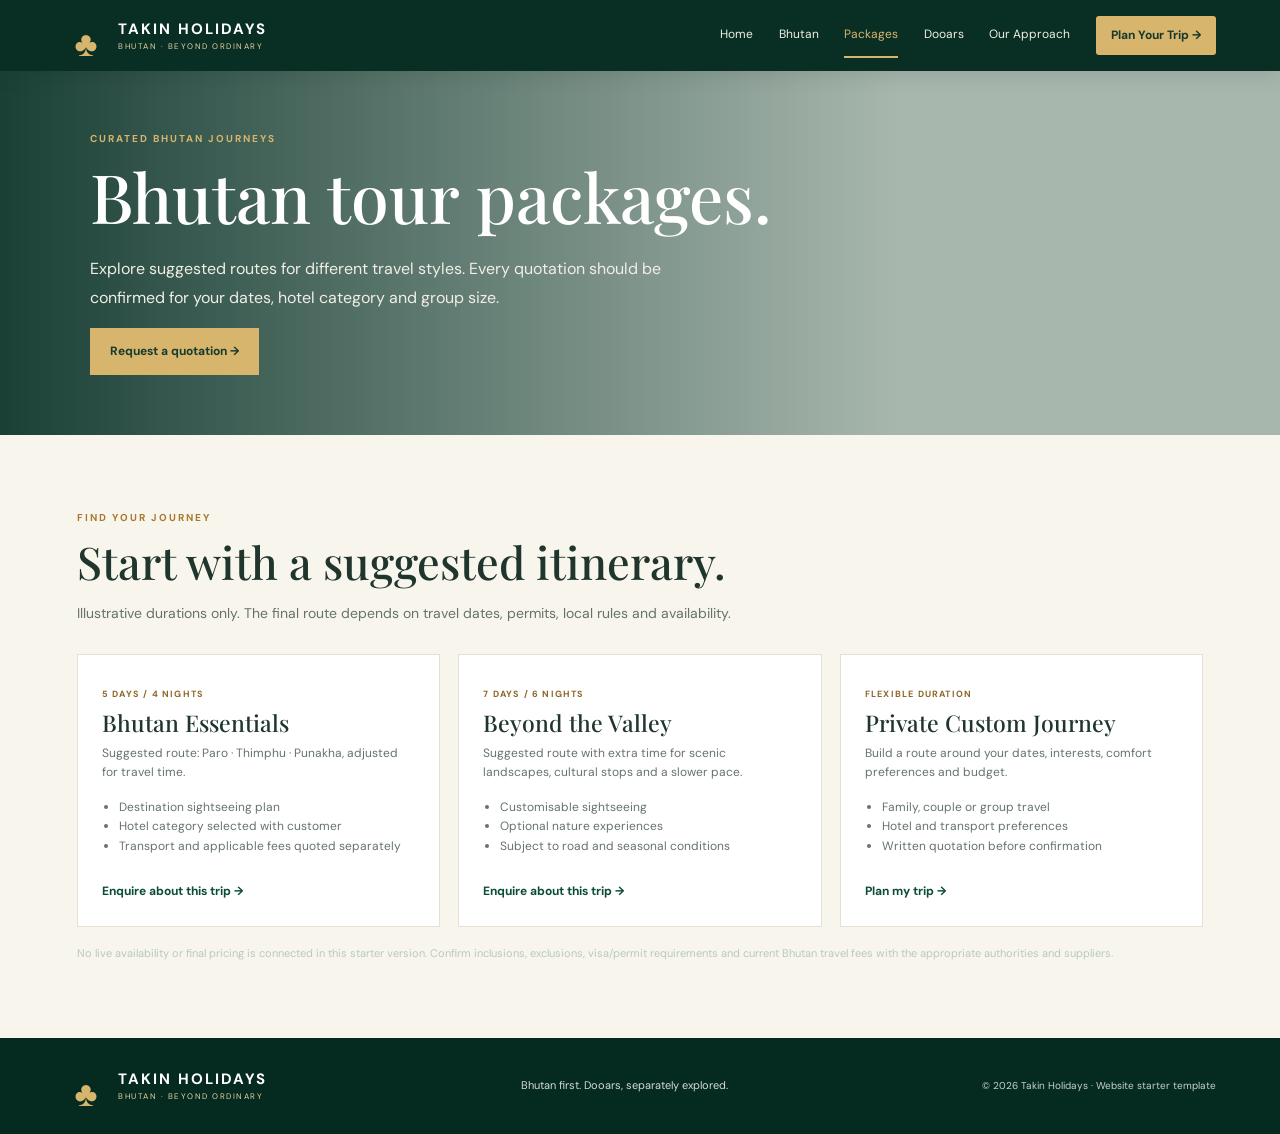
<file: packages.html>
<!doctype html>
<html lang="en"><head><meta charset="utf-8"><meta name="viewport" content="width=device-width,initial-scale=1"><meta name="description" content="Explore sample Bhutan itineraries and request a customised quotation from Takin Holidays."><meta name="theme-color" content="#073b2e"><title>Bhutan Tour Packages | Takin Holidays</title><link rel="stylesheet" href="style.css"></head>
<body><header class="site-header"><a class="brand" href="index.html"><span class="brand-mark">&#9827;</span><span><strong>TAKIN HOLIDAYS</strong><small>BHUTAN &middot; BEYOND ORDINARY</small></span></a><button class="menu-toggle" aria-label="Toggle navigation" aria-expanded="false">&#9776;</button><nav class="main-nav"><a href="index.html">Home</a><a href="bhutan.html">Bhutan</a><a class="active" href="packages.html">Packages</a><a href="dooars.html">Dooars</a><a href="index.html#about">Our Approach</a><a class="nav-cta" href="index.html#contact">Plan Your Trip &rarr;</a></nav></header>
<main><section class="inner-hero packages-hero"><div><p class="eyebrow">CURATED BHUTAN JOURNEYS</p><h1>Bhutan tour packages.</h1><p>Explore suggested routes for different travel styles. Every quotation should be confirmed for your dates, hotel category and group size.</p><a class="btn btn-gold" href="index.html#contact">Request a quotation &rarr;</a></div></section><section class="section"><div class="section-heading"><div><p class="eyebrow">FIND YOUR JOURNEY</p><h2>Start with a suggested itinerary.</h2><p>Illustrative durations only. The final route depends on travel dates, permits, local rules and availability.</p></div></div><div class="simple-package-grid">
<article id="essentials"><span class="tag">5 DAYS / 4 NIGHTS</span><h3>Bhutan Essentials</h3><p>Suggested route: Paro &middot; Thimphu &middot; Punakha, adjusted for travel time.</p><ul><li>Destination sightseeing plan</li><li>Hotel category selected with customer</li><li>Transport and applicable fees quoted separately</li></ul><a class="text-link" href="index.html#contact">Enquire about this trip &rarr;</a></article>
<article id="beyond"><span class="tag">7 DAYS / 6 NIGHTS</span><h3>Beyond the Valley</h3><p>Suggested route with extra time for scenic landscapes, cultural stops and a slower pace.</p><ul><li>Customisable sightseeing</li><li>Optional nature experiences</li><li>Subject to road and seasonal conditions</li></ul><a class="text-link" href="index.html#contact">Enquire about this trip &rarr;</a></article>
<article><span class="tag">FLEXIBLE DURATION</span><h3>Private Custom Journey</h3><p>Build a route around your dates, interests, comfort preferences and budget.</p><ul><li>Family, couple or group travel</li><li>Hotel and transport preferences</li><li>Written quotation before confirmation</li></ul><a class="text-link" href="index.html#contact">Plan my trip &rarr;</a></article>
</div><p class="fine-print">No live availability or final pricing is connected in this starter version. Confirm inclusions, exclusions, visa/permit requirements and current Bhutan travel fees with the appropriate authorities and suppliers.</p></section></main><footer class="site-footer"><a class="brand" href="index.html"><span class="brand-mark">&#9827;</span><span><strong>TAKIN HOLIDAYS</strong><small>BHUTAN &middot; BEYOND ORDINARY</small></span></a><p>Bhutan first. Dooars, separately explored.</p><small>&copy; <span data-year></span> Takin Holidays &middot; Website starter template</small></footer><script src="app.js"></script></body></html>
</file>
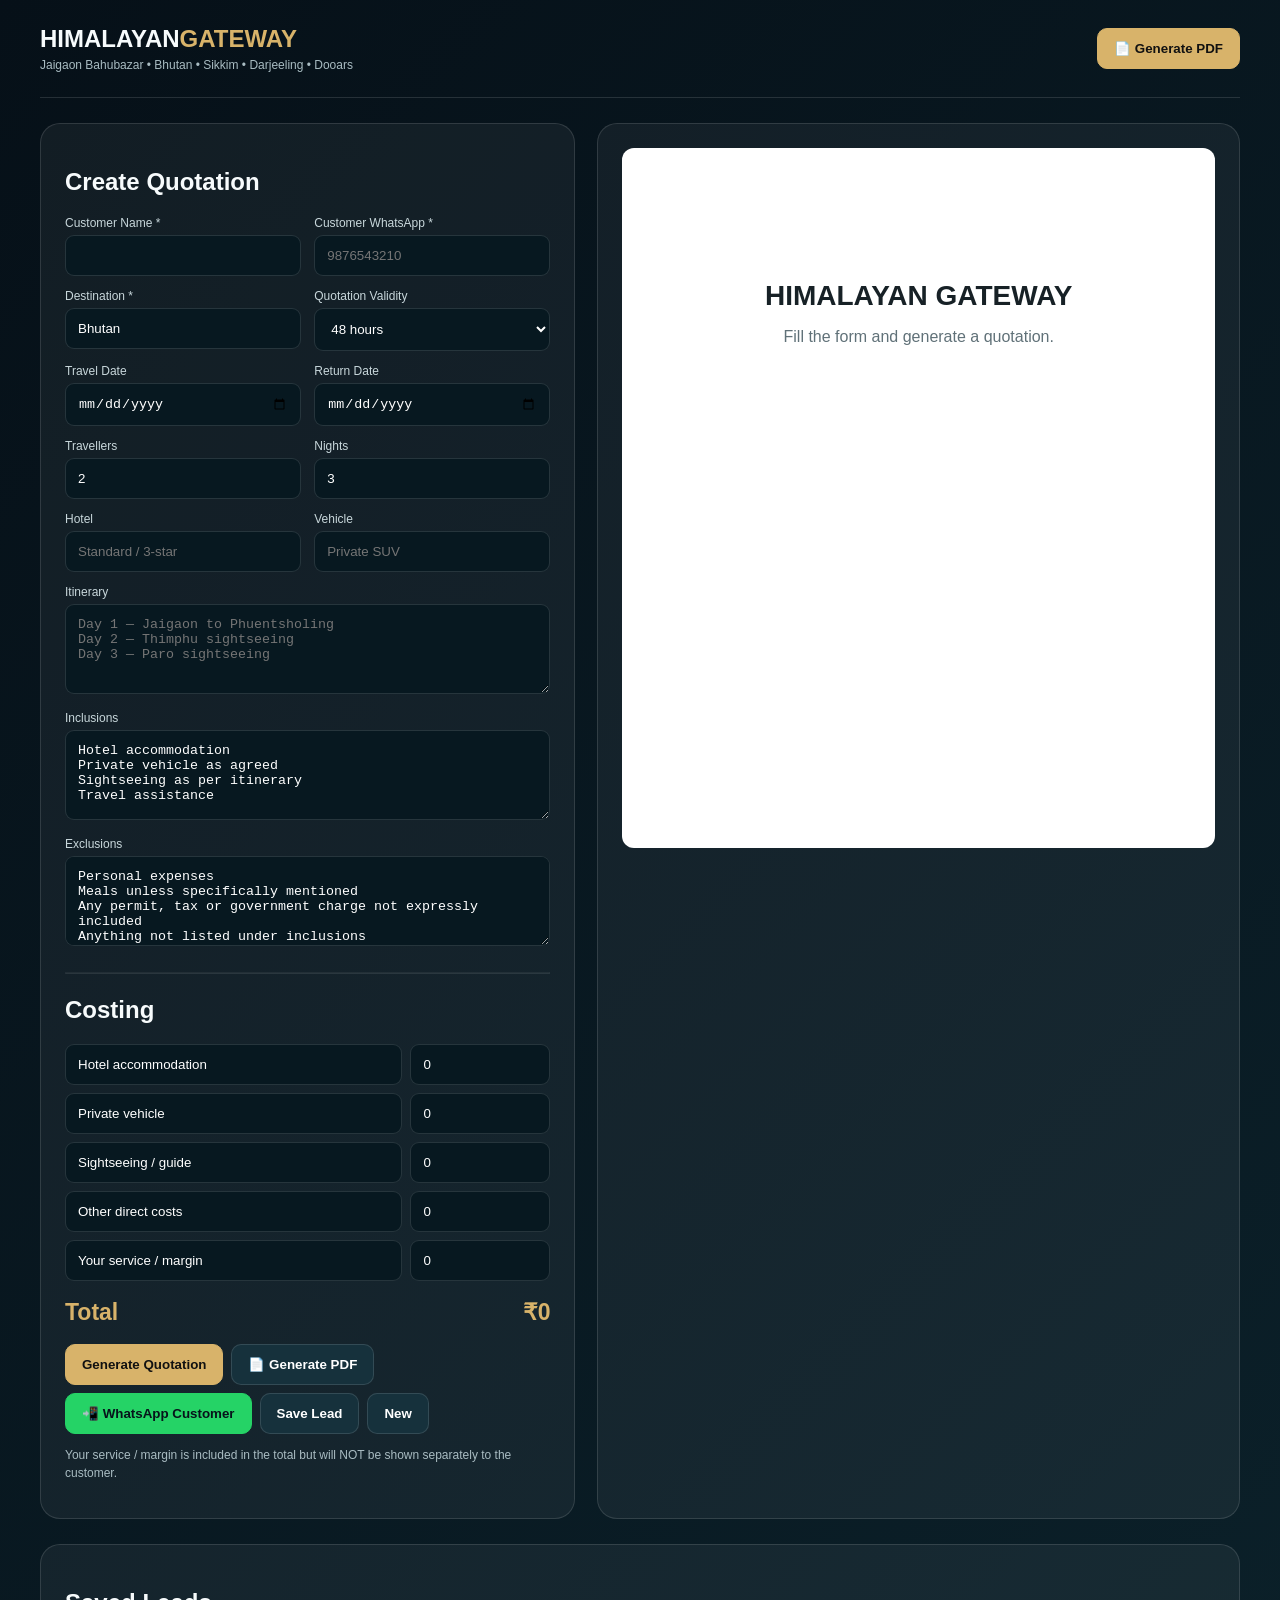
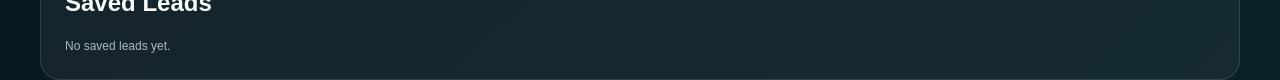
<file: quotation-manager.html>
<!DOCTYPE html>
<html lang="en">
<head>
<meta charset="UTF-8">
<meta name="viewport" content="width=device-width,initial-scale=1.0">
<title>Himalayan Gateway — Quotation Manager</title>

<style>
:root{
--bg:#061018;
--panel:#102832;
--gold:#d8b36a;
--text:#f7fbfc;
--muted:#a9bcc2;
--line:#ffffff20;
--green:#25D366;
}

*{box-sizing:border-box}

body{
margin:0;
font-family:Arial,Helvetica,sans-serif;
background:linear-gradient(135deg,#061018,#0b2029);
color:var(--text);
}

.wrap{
width:min(1200px,94%);
margin:auto;
}

.top{
padding:25px 0;
border-bottom:1px solid var(--line);
display:flex;
justify-content:space-between;
align-items:center;
gap:20px;
}

.logo{
font-weight:900;
font-size:24px;
}

.logo span{
color:var(--gold);
}

.sub{
color:var(--muted);
font-size:12px;
margin-top:5px;
}

.grid{
display:grid;
grid-template-columns:1fr 1.2fr;
gap:22px;
padding:25px 0;
}

.panel{
background:#ffffff0d;
border:1px solid var(--line);
border-radius:20px;
padding:24px;
}

form{
display:grid;
grid-template-columns:1fr 1fr;
gap:13px;
}

.full{
grid-column:1/-1;
}

label{
display:block;
font-size:12px;
color:#c8d7db;
margin-bottom:5px;
}

input,select,textarea{
width:100%;
padding:12px;
border:1px solid var(--line);
border-radius:9px;
background:#071820;
color:#fff;
outline:none;
}

textarea{
min-height:90px;
resize:vertical;
}

.costrow{
display:grid;
grid-template-columns:1fr 140px;
gap:8px;
margin:8px 0;
}

.total{
display:flex;
justify-content:space-between;
font-size:23px;
font-weight:900;
margin:18px 0;
color:var(--gold);
}

.btn{
border:1px solid var(--line);
background:#16313c;
color:#fff;
padding:12px 16px;
border-radius:10px;
font-weight:700;
cursor:pointer;
}

.btn:hover{
opacity:.9;
}

.gold{
background:var(--gold);
color:#111;
border-color:var(--gold);
}

.whatsapp{
background:var(--green);
color:#07131b;
border-color:var(--green);
}

.actions{
display:flex;
gap:8px;
flex-wrap:wrap;
}

.hint{
color:var(--muted);
font-size:12px;
line-height:1.5;
}

.preview{
background:#fff;
color:#172126;
border-radius:12px;
padding:32px;
min-height:700px;
}

.qh{
display:flex;
justify-content:space-between;
border-bottom:2px solid var(--gold);
padding-bottom:18px;
gap:20px;
}

.brand{
font-size:24px;
font-weight:900;
}

.brand span{
color:#9b752a;
}

.qt{
text-align:right;
font-size:24px;
font-weight:800;
}

.muted{
color:#607178;
font-size:12px;
}

.meta{
display:grid;
grid-template-columns:1fr 1fr;
gap:8px;
margin:20px 0;
}

.box{
background:#f3f6f6;
padding:12px;
border-radius:8px;
}

.preview table{
width:100%;
border-collapse:collapse;
}

.preview th,
.preview td{
padding:9px;
border-bottom:1px solid #ddd;
text-align:left;
}

.preview th:last-child,
.preview td:last-child{
text-align:right;
}

.grand{
text-align:right;
font-size:21px;
font-weight:900;
color:#8b6720;
margin:18px 0;
}

.section{
margin-top:20px;
}

.section h3{
font-size:13px;
border-bottom:1px solid #ddd;
padding-bottom:6px;
}

.footerq{
margin-top:30px;
padding-top:15px;
border-top:1px solid #ddd;
font-size:12px;
color:#607178;
}

.lead{
background:#071820;
border:1px solid var(--line);
padding:12px;
border-radius:10px;
margin:8px 0;
}

@media(max-width:850px){
.grid{
grid-template-columns:1fr;
}
}

@media(max-width:560px){

form{
grid-template-columns:1fr;
}

.full{
grid-column:auto;
}

.meta{
grid-template-columns:1fr;
}

.top{
flex-direction:column;
align-items:flex-start;
}

.qh{
flex-direction:column;
}

.qt{
text-align:left;
}

.btn{
width:100%;
}

.costrow{
grid-template-columns:1fr 110px;
}

}

/* PRINT / PDF */

@media print{

body{
background:#fff;
}

.editor,
.top,
.no-print{
display:none!important;
}

.grid{
display:block;
padding:0;
}

.preview{
border:0;
border-radius:0;
min-height:0;
padding:12mm;
}

}
</style>
</head>

<body>

<div class="wrap">

<header class="top">

<div>

<div class="logo">
HIMALAYAN<span>GATEWAY</span>
</div>

<div class="sub">
Jaigaon Bahubazar • Bhutan • Sikkim • Darjeeling • Dooars
</div>

</div>

<button
class="btn gold no-print"
onclick="generatePDF()">
📄 Generate PDF
</button>

</header>


<div class="grid">

<!-- ================= FORM ================= -->

<section class="panel editor">

<h2>Create Quotation</h2>

<form id="quoteForm">

<div>
<label>Customer Name *</label>
<input id="customer" required>
</div>

<div>
<label>Customer WhatsApp *</label>
<input
id="phone"
type="tel"
placeholder="9876543210"
required>
</div>

<div>
<label>Destination *</label>
<input
id="destination"
value="Bhutan"
required>
</div>

<div>
<label>Quotation Validity</label>

<select id="validity">

<option>48 hours</option>
<option>24 hours</option>
<option>72 hours</option>
<option>7 days</option>

</select>

</div>

<div>
<label>Travel Date</label>
<input id="travel" type="date">
</div>

<div>
<label>Return Date</label>
<input id="return" type="date">
</div>

<div>
<label>Travellers</label>
<input
id="pax"
type="number"
min="1"
value="2">
</div>

<div>
<label>Nights</label>
<input
id="nights"
type="number"
min="0"
value="3">
</div>

<div>
<label>Hotel</label>
<input
id="hotel"
placeholder="Standard / 3-star">
</div>

<div>
<label>Vehicle</label>
<input
id="vehicle"
placeholder="Private SUV">
</div>

<div class="full">

<label>Itinerary</label>

<textarea
id="itinerary"
placeholder="Day 1 — Jaigaon to Phuentsholing
Day 2 — Thimphu sightseeing
Day 3 — Paro sightseeing">
</textarea>

</div>


<div class="full">

<label>Inclusions</label>

<textarea id="includes">Hotel accommodation
Private vehicle as agreed
Sightseeing as per itinerary
Travel assistance</textarea>

</div>


<div class="full">

<label>Exclusions</label>

<textarea id="excludes">Personal expenses
Meals unless specifically mentioned
Any permit, tax or government charge not expressly included
Anything not listed under inclusions</textarea>

</div>

</form>


<hr style="border-color:#ffffff18;margin:22px 0">


<h2>Costing</h2>

<div id="costs"></div>


<div class="total">

<span>Total</span>

<span id="total">₹0</span>

</div>


<div class="actions">

<button
class="btn gold"
onclick="generate()"
type="button">

Generate Quotation

</button>


<button
class="btn"
onclick="generatePDF()"
type="button">

📄 Generate PDF

</button>


<button
class="btn whatsapp"
onclick="sendWhatsApp()"
type="button">

📲 WhatsApp Customer

</button>


<button
class="btn"
onclick="saveLead()"
type="button">

Save Lead

</button>


<button
class="btn"
onclick="newQuote()"
type="button">

New

</button>

</div>


<p class="hint">

Your service / margin is included in the total but
will NOT be shown separately to the customer.

</p>

</section>


<!-- ================= PREVIEW ================= -->

<section class="panel">

<div id="preview" class="preview">

<div style="
text-align:center;
padding:100px 10px;
color:#607178;
">

<b style="
font-size:28px;
color:#172126;
">

HIMALAYAN GATEWAY

</b>

<p>
Fill the form and generate a quotation.
</p>

</div>

</div>

</section>

</div>


<!-- ================= LEADS ================= -->

<section class="panel editor">

<h2>Saved Leads</h2>

<div id="leads" class="hint">
No saved leads yet.
</div>

</section>

</div>


<script>

/* ======================================
   HELPERS
====================================== */

const $ = id =>
document.getElementById(id);


const esc = s =>
String(s || '').replace(
/[&<>"']/g,
m => ({
'&':'&amp;',
'<':'&lt;',
'>':'&gt;',
'"':'&quot;',
"'":'&#039;'
}[m])
);


const money = n =>
'₹' +
Number(n || 0)
.toLocaleString('en-IN');


/* ======================================
   COSTING
====================================== */

const costLabels = [

'Hotel accommodation',

'Private vehicle',

'Sightseeing / guide',

'Other direct costs',

'Your service / margin'

];


const costs =
$('costs');


costLabels.forEach((x,i)=>{

costs.innerHTML += `

<div class="costrow">

<input
id="l${i}"
value="${x}">

<input
id="c${i}"
type="number"
min="0"
value="0">

</div>

`;

});


function total(){

return [0,1,2,3,4]
.reduce(
(sum,i)=>
sum +
Number(
$('c'+i).value || 0
),
0
);

}


[0,1,2,3,4].forEach(i=>{

$('c'+i)
.addEventListener(
'input',
()=>{

$('total').textContent =
money(total());

}
);

});


/* ======================================
   QUOTATION NUMBER
====================================== */

function qno(){

let n =
Number(localStorage.hgq || 0)+1;

localStorage.hgq=n;

return 'HG-' +
new Date().getFullYear() +
'-' +
String(n).padStart(4,'0');

}


/* ======================================
   TEXT LINES
====================================== */

function lines(x){

return (x || '')
.split('\n')
.filter(Boolean)
.map(v =>
'<div>• '+esc(v)+'</div>'
)
.join('');

}


/* ======================================
   GENERATE QUOTATION
====================================== */

function generate(no){

if(!no){

no=qno();

}

if(!$('customer').value.trim()){

alert(
'Please enter customer name.'
);

$('customer').focus();

return;

}


/*
IMPORTANT:

Only first 4 costing rows are
shown to customer.

Row 4 = Your service / margin
is NOT shown.
*/

const rows =
[0,1,2,3]
.map(i=>{

const amount =
Number(
$('c'+i).value || 0
);

if(!amount)return '';

return `

<tr>

<td>
${esc($('l'+i).value)}
</td>

<td>
${money(amount)}
</td>

</tr>

`;

})
.join('');


const t=total();

const p =
Number(
$('pax').value || 1
);


$('total').textContent =
money(t);


$('preview').innerHTML = `

<div class="qh">

<div>

<div class="brand">
HIMALAYAN<span>GATEWAY</span>
</div>

<div class="muted">

Jaigaon Bahubazar, West Bengal

<br>

WhatsApp: +91 9117740558

<br>

bhutan_tourism@proton.me

</div>

</div>


<div class="qt">

TRAVEL QUOTATION

<div class="muted">
${no}
</div>

</div>

</div>


<div class="meta">


<div class="box">

<b>Customer</b>

<br>

${esc(
$('customer').value
)}

<br>

<span class="muted">

${esc(
$('phone').value
)}

</span>

</div>


<div class="box">

<b>Trip</b>

<br>

${esc(
$('destination').value
)}

<br>

<span class="muted">

${esc(
$('travel').value ||
'Flexible'
)}

to

${esc(
$('return').value ||
'—'
)}

</span>

</div>


<div class="box">

<b>Travellers</b>

<br>

${esc(
$('pax').value
)}

people •

${esc(
$('nights').value
)}

nights

</div>


<div class="box">

<b>Hotel / Vehicle</b>

<br>

${esc(
$('hotel').value ||
'As selected'
)}

•

${esc(
$('vehicle').value ||
'As selected'
)}

</div>


</div>


<div class="section">

<h3>
ITINERARY
</h3>

${
lines(
$('itinerary').value
)
||
'<span class="muted">To be finalized</span>'
}

</div>


<div class="section">

<h3>
COST BREAKDOWN
</h3>


<table>

<thead>

<tr>

<th>
Description
</th>

<th>
Amount
</th>

</tr>

</thead>


<tbody>

${
rows ||
`
<tr>
<td>Package</td>
<td>₹0</td>
</tr>
`
}

</tbody>

</table>


<div class="grand">

TOTAL: ${money(t)}

<br>

<span class="muted">

Approx.

${money(t/p)}

per traveller

</span>

</div>

</div>


<div class="section">

<h3>
INCLUSIONS
</h3>

${lines(
$('includes').value
)}

</div>


<div class="section">

<h3>
EXCLUSIONS
</h3>

${lines(
$('excludes').value
)}

</div>


<div class="section">

<h3>
TERMS
</h3>

<div class="muted">

Quotation validity:

${esc(
$('validity').value
)}.

Rates are subject to availability
and may change until
booking/payment confirmation.

Booking is confirmed only after
agreed advance/payment and
supplier confirmation.

</div>

</div>


<div class="footerq">

<b>
Himalayan Gateway
</b>

— Local travel support from Jaigaon.

<br><br>

WhatsApp:
+91 9117740558

•

bhutan_tourism@proton.me

</div>

`;

}


/* ======================================
   GENERATE PDF
====================================== */

function generatePDF(){

if(!$('customer').value.trim()){

alert(
'Please enter customer name first.'
);

$('customer').focus();

return;

}


/*
Generate preview first
*/

generate('HG-PDF');


/*
Small delay so browser has time
to render quotation
*/

setTimeout(()=>{

window.print();

},300);

}


/* ======================================
   WHATSAPP
====================================== */

function sendWhatsApp(){

if(!$('customer').value.trim()){

alert(
'Please enter customer name.'
);

return;

}


if(!$('phone').value.trim()){

alert(
'Please enter customer WhatsApp number.'
);

$('phone').focus();

return;

}


let phone =
$('phone').value
.replace(/\D/g,'');


/*
Indian number
*/

if(phone.length===10){

phone='91'+phone;

}


if(
phone.length===11 &&
phone.startsWith('0')
){

phone=
'91'+phone.substring(1);

}


if(phone.length<11){

alert(
'Please enter a valid WhatsApp number.'
);

return;

}


/*
Only customer-facing costs.
Margin is deliberately excluded.
*/

const customerCosts =
[0,1,2,3]
.map(i=>{

const amount =
Number(
$('c'+i).value || 0
);

if(!amount)return '';

return (
$('l'+i).value +
': ' +
money(amount)
);

})
.filter(Boolean)
.join('\n');


const message =

`🌄 *HIMALAYAN GATEWAY*

Dear ${$('customer').value},

Thank you for choosing Himalayan Gateway.

━━━━━━━━━━━━━━
📋 *TRAVEL QUOTATION*
━━━━━━━━━━━━━━

📍 Destination:
${$('destination').value || 'Not specified'}

📅 Travel Date:
${$('travel').value || 'Flexible'}

📅 Return Date:
${$('return').value || 'Not specified'}

👥 Travellers:
${$('pax').value || '1'}

🌙 Nights:
${$('nights').value || '0'}

🏨 Hotel:
${$('hotel').value || 'As selected'}

🚙 Vehicle:
${$('vehicle').value || 'As selected'}

━━━━━━━━━━━━━━
💰 *PACKAGE DETAILS*
━━━━━━━━━━━━━━

${customerCosts || 'Package details to be finalized'}

💵 *TOTAL: ${money(total())}*

━━━━━━━━━━━━━━
🗺️ *ITINERARY*
━━━━━━━━━━━━━━

${$('itinerary').value || 'To be finalized'}

━━━━━━━━━━━━━━
✅ *INCLUSIONS*
━━━━━━━━━━━━━━

${$('includes').value || 'As discussed'}

━━━━━━━━━━━━━━
❌ *EXCLUSIONS*
━━━━━━━━━━━━━━

${$('excludes').value || 'As discussed'}

━━━━━━━━━━━━━━

⏳ Quotation Validity:
${$('validity').value}

📌 Rates are subject to availability and may change until booking/payment confirmation.

📞 *Himalayan Gateway*

📍 Jaigaon Bahubazar, West Bengal

💬 +91 9117740558

📧 bhutan_tourism@proton.me

Thank you for choosing *Himalayan Gateway* 🌄`;


const url =
'https://wa.me/' +
phone +
'?text=' +
encodeURIComponent(message);


window.open(
url,
'_blank'
);

}


/* ======================================
   SAVE LEAD
====================================== */

function saveLead(){

if(!$('customer').value.trim()){

alert(
'Please enter customer name.'
);

return;

}


const lead={

name:
$('customer').value,

phone:
$('phone').value,

destination:
$('destination').value,

travel:
$('travel').value,

pax:
$('pax').value,

nights:
$('nights').value,

total:
total(),

created:
new Date().toLocaleString('en-IN')

};


const leads =
JSON.parse(
localStorage.getItem(
'hg_leads'
)||'[]'
);


leads.unshift(lead);


localStorage.setItem(
'hg_leads',
JSON.stringify(leads)
);


displayLeads();


alert(
'Lead saved successfully.'
);

}


/* ======================================
   DISPLAY LEADS
====================================== */

function displayLeads(){

const leads =
JSON.parse(
localStorage.getItem(
'hg_leads'
)||'[]'
);


if(!leads.length){

$('leads').innerHTML =
'No saved leads yet.';

return;

}


$('leads').innerHTML =

leads.map(l=>`

<div class="lead">

<b>
${esc(l.name)}
</b>

<br>

📱 ${esc(l.phone)}

<br>

📍 ${esc(l.destination)}

<br>

👥 ${esc(l.pax)}
travellers •

${esc(l.nights)}
nights

<br>

💰 ${money(l.total)}

<br>

<span class="hint">

${esc(l.created)}

</span>

</div>

`).join('');

}


/* ======================================
   NEW QUOTATION
====================================== */

function newQuote(){

$('quoteForm').reset();


$('destination').value =
'Bhutan';

$('pax').value =
'2';

$('nights').value =
'3';


$('total').textContent =
'₹0';


[0,1,2,3,4].forEach(i=>{

$('c'+i).value='0';

});


$('preview').innerHTML=`

<div style="
text-align:center;
padding:100px 10px;
color:#607178;
">

<b style="
font-size:28px;
color:#172126;
">

HIMALAYAN GATEWAY

</b>

<p>
Fill the form and generate a quotation.
</p>

</div>

`;

}


displayLeads();

</script>

</body>
</html>
</file>
<file: style.css>
@import url('https://fonts.googleapis.com/css2?family=DM+Sans:wght@400;500;600;700&family=Playfair+Display:wght@400;500;600;700&display=swap');
:root{--green:#073b2e;--green2:#0c4c3a;--gold:#d8b56c;--gold-dark:#a8792d;--ivory:#f8f5ed;--ink:#20362c;--muted:#65736a;--line:#e7e0d2;--white:#fff;--serif:'Playfair Display',Georgia,serif;--sans:'DM Sans',Arial,sans-serif}
*{box-sizing:border-box}html{scroll-behavior:smooth;scroll-padding-top:90px}body{margin:0;background:var(--ivory);color:var(--ink);font-family:var(--sans);line-height:1.6}a{color:inherit;text-decoration:none}img{display:block;max-width:100%}.site-header{position:sticky;top:0;z-index:50;background:rgba(5,43,33,.98);color:#fff;display:flex;align-items:center;justify-content:space-between;padding:13px clamp(18px,5vw,72px);gap:25px;box-shadow:0 3px 20px #001b1420}.brand{display:flex;align-items:center;gap:10px;min-width:max-content}.brand-mark{display:grid;place-items:center;color:var(--gold);width:44px;height:40px;font-size:35px}.brand-mark svg{width:100%;height:100%}.brand strong{display:block;letter-spacing:2px;font-size:15px;line-height:1.4}.brand small{display:block;color:#e6d2a3;letter-spacing:1.5px;font-size:8px}.main-nav{display:flex;align-items:center;gap:clamp(12px,2vw,28px);font-size:12px}.main-nav>a:not(.nav-cta){padding:12px 0;color:#f0eee6;border-bottom:2px solid transparent}.main-nav>a:hover,.main-nav>a.active{color:var(--gold);border-color:var(--gold)}.nav-cta{background:var(--gold);color:#16392d;padding:10px 15px;border-radius:3px;font-weight:700}.menu-toggle{display:none;background:none;border:1px solid #ffffff45;color:#fff;padding:8px 11px;font-size:19px}.hero{min-height:580px;position:relative;display:flex;align-items:center;padding:65px clamp(22px,7vw,100px);background:linear-gradient(90deg,rgba(2,35,27,.92) 0%,rgba(4,42,32,.74) 40%,rgba(4,35,29,.05) 100%),url('https://images.unsplash.com/photo-1544735716-392fe2489ffa?auto=format&fit=crop&w=2000&q=90') center 48%/cover;color:white}.hero-content{max-width:650px}.eyebrow{color:var(--gold-dark);font-size:10px;letter-spacing:2px;font-weight:700;margin:0 0 10px}.hero .eyebrow,.inner-hero .eyebrow,.dooars-copy .eyebrow,.contact-section .eyebrow{color:var(--gold)}h1,h2,h3,p{margin-top:0}h1,h2,h3{font-family:var(--serif);font-weight:500;line-height:1.14}h1{font-size:clamp(43px,6vw,76px);max-width:750px;margin-bottom:20px}h1 em{color:var(--gold);font-style:normal;display:block}h2{font-size:clamp(30px,4vw,45px);margin-bottom:14px}h3{font-size:23px;margin-bottom:8px}.hero-copy{font-size:16px;max-width:530px;color:#eee9df;line-height:1.8}.button-row{display:flex;gap:12px;flex-wrap:wrap;margin-top:27px}.btn{display:inline-flex;align-items:center;justify-content:center;padding:13px 19px;font-size:12px;font-weight:700;border:1px solid transparent;transition:transform .2s,background .2s}.btn:hover{transform:translateY(-2px)}.btn-gold{background:var(--gold);color:#173b2e}.btn-outline{border-color:#ffffffa8;color:#fff;background:#ffffff08}.hero-caption{position:absolute;right:5%;bottom:25px;text-align:right;font-size:10px;letter-spacing:1.4px;color:#f5dfb2}.hero-caption span{display:block;color:#fff9;font-size:9px;letter-spacing:.5px}.trust-row{display:flex;gap:22px;flex-wrap:wrap;margin-top:38px;color:#f5f0e5;font-size:11px}.section{padding:75px clamp(20px,6vw,88px)}.section-heading{display:flex;align-items:end;justify-content:space-between;gap:25px;margin-bottom:30px}.section-heading>div{max-width:700px}.section-heading p:not(.eyebrow){color:var(--muted);max-width:660px;font-size:14px;margin-bottom:0}.text-link{color:var(--green2);font-weight:700;font-size:12px;white-space:nowrap}.text-link:hover{color:var(--gold-dark)}.destination-grid{display:grid;grid-template-columns:repeat(4,minmax(0,1fr));gap:17px}.destination-card{position:relative;display:block;min-height:275px;overflow:hidden;background:#d9dfd6}.destination-card img{position:absolute;width:100%;height:100%;object-fit:cover;transition:transform .45s}.destination-card:hover img{transform:scale(1.06)}.card-shade{position:absolute;inset:0;background:linear-gradient(0deg,rgba(0,24,17,.86),transparent 70%)}.destination-label{position:absolute;left:17px;right:12px;bottom:18px;color:#fff;display:grid;gap:5px}.destination-label small{font-size:9px;letter-spacing:1.2px;color:#e5c98e}.destination-label strong{font:25px var(--serif)}.package-section{background:#073b2e;color:#fff}.package-section .section-heading p:not(.eyebrow){color:#d3ded7}.package-section .text-link{color:var(--gold)}.package-grid{display:grid;grid-template-columns:repeat(3,minmax(0,1fr));gap:18px}.package-card{background:#fff;color:var(--ink);overflow:hidden}.package-card>img{height:200px;width:100%;object-fit:cover}.package-body{padding:21px}.tag{display:inline-block;color:#8d6728;font-size:9px;font-weight:700;letter-spacing:1.2px;margin-bottom:8px}.package-body p{font-size:12px;color:var(--muted)}.package-bottom{border-top:1px solid var(--line);padding-top:13px;display:flex;align-items:center;justify-content:space-between;gap:10px;font-size:10px;color:var(--muted)}.package-bottom a{color:var(--green);font-weight:700}.fine-print{font-size:11px;color:#b7c9be;margin:18px 0 0}.dooars-band{display:grid;grid-template-columns:1fr 1fr;background:#f0e8d8}.dooars-photo{min-height:350px;background:url('https://images.unsplash.com/photo-1448375240586-882707db888b?auto=format&fit=crop&w=1200&q=85') center/cover}.dooars-copy{padding:clamp(35px,6vw,80px);align-self:center}.dooars-copy p:not(.eyebrow){max-width:490px;color:var(--muted);font-size:14px;line-height:1.8}.approach{text-align:center}.approach>.eyebrow{margin-bottom:14px}.feature-grid{display:grid;grid-template-columns:repeat(3,1fr);gap:30px;text-align:left;margin-top:40px}.feature-grid>div{padding:25px;border-top:1px solid var(--gold)}.feature-grid span{color:var(--gold-dark);font-weight:700;font-size:12px}.feature-grid h3{margin-top:14px}.feature-grid p{color:var(--muted);font-size:13px}.contact-section{display:grid;grid-template-columns:1fr 1fr;gap:50px;padding:70px clamp(20px,6vw,88px);background:var(--green);color:white}.contact-section>div{align-self:center}.contact-section p:not(.eyebrow){color:#d4e0d7;max-width:470px;font-size:14px}.enquiry-form{display:grid;grid-template-columns:1fr 1fr;gap:13px}.enquiry-form label{font-size:11px;color:#f1e9d8}.enquiry-form input,.enquiry-form select{display:block;width:100%;margin-top:6px;padding:12px;border:1px solid #ffffff40;background:#ffffff0c;color:#fff;border-radius:0;font:12px var(--sans)}.enquiry-form select option{color:#20362c}.enquiry-form button{grid-column:1/-1;border:0}.form-note{grid-column:1/-1;font-size:11px!important;margin:0}.site-footer{padding:28px clamp(20px,5vw,72px);display:flex;align-items:center;justify-content:space-between;gap:18px;flex-wrap:wrap;background:#052b21;color:white}.site-footer p{font-size:11px;color:#d5dcd4;margin:0}.site-footer>small{font-size:10px;color:#c7d2ca}.floating-whatsapp{position:fixed;bottom:18px;right:18px;z-index:20;background:#116b49;color:white;border-radius:30px;padding:13px 17px;font-size:12px;font-weight:700;box-shadow:0 4px 18px #001c1533}.inner-hero{min-height:360px;display:flex;align-items:center;padding:60px clamp(22px,7vw,100px);color:#fff;background-position:center;background-size:cover}.inner-hero>div{max-width:690px}.inner-hero h1{font-size:clamp(43px,6vw,68px)}.inner-hero p:not(.eyebrow){max-width:580px;color:#f1eee7;line-height:1.8}.bhutan-hero{background-image:linear-gradient(90deg,#042e24ed,#073b2e69 65%,#073b2e15),url('https://images.unsplash.com/photo-1544735716-392fe2489ffa?auto=format&fit=crop&w=1800&q=85')}.dooars-hero{background-image:linear-gradient(90deg,#042e24e8,#073b2e55 70%),url('https://images.unsplash.com/photo-1448375240586-882707db888b?auto=format&fit=crop&w=1800&q=85')}.packages-hero{background-image:linear-gradient(90deg,#042e24e8,#073b2e55 70%),url('https://images.unsplash.com/photo-1464822759023-fed622ff2c3b?auto=format&fit=crop&w=1800&q=85')}.place-list{display:grid;gap:25px}.place-row{display:grid;grid-template-columns:minmax(220px,.85fr) 1.15fr;gap:32px;align-items:center;padding-bottom:25px;border-bottom:1px solid var(--line)}.place-row img{width:100%;height:270px;object-fit:cover}.place-row p:not(.eyebrow){font-size:13px;color:var(--muted);line-height:1.85}.place-meta{font-size:11px!important;color:var(--green2)!important;font-weight:700}.cta-strip{display:flex;justify-content:space-between;align-items:center;gap:25px;padding:42px clamp(20px,6vw,88px);background:#eae2d2}.cta-strip p:not(.eyebrow){color:var(--muted);font-size:13px;margin-bottom:0}.simple-package-grid{display:grid;grid-template-columns:repeat(3,minmax(0,1fr));gap:18px}.simple-package-grid article{background:white;border:1px solid var(--line);padding:24px}.simple-package-grid article p,.simple-package-grid li{font-size:12px;color:var(--muted)}.simple-package-grid ul{padding-left:17px}.simple-package-grid .text-link{display:inline-block;margin-top:10px}.dooars-grid{grid-template-columns:repeat(4,minmax(0,1fr))}
@media(max-width:900px){.site-header{flex-wrap:wrap;padding:12px 18px}.menu-toggle{display:block}.main-nav{display:none;flex-basis:100%;flex-direction:column;align-items:stretch;gap:3px;padding:8px 0 12px}.main-nav.open{display:flex}.main-nav>a:not(.nav-cta){padding:10px 4px}.nav-cta{text-align:center}.destination-grid,.dooars-grid{grid-template-columns:repeat(2,minmax(0,1fr))}.destination-card{min-height:245px}.hero{min-height:540px}.hero-caption{display:none}.section{padding-top:55px;padding-bottom:55px}.contact-section{gap:25px}.package-card>img{height:160px}}
@media(max-width:620px){.brand strong{font-size:13px}.brand-mark{width:35px;height:34px}.hero{min-height:570px;padding:48px 22px;background-position:58% center}.hero-copy{font-size:14px}.trust-row{gap:10px 16px;font-size:10px}.section-heading{display:block}.section-heading .text-link{display:inline-block;margin-top:18px}.destination-grid,.package-grid,.simple-package-grid,.feature-grid{grid-template-columns:1fr}.destination-card{min-height:270px}.package-card>img{height:205px}.dooars-band{grid-template-columns:1fr}.dooars-photo{min-height:230px}.dooars-copy{padding:35px 23px}.feature-grid{gap:8px;margin-top:25px}.feature-grid>div{padding:20px 4px}.contact-section{grid-template-columns:1fr;padding:48px 22px;gap:20px}.enquiry-form{grid-template-columns:1fr}.enquiry-form button,.form-note{grid-column:auto}.place-row{grid-template-columns:1fr;gap:17px}.place-row img{height:230px}.inner-hero{min-height:360px;padding:48px 22px}.cta-strip{align-items:flex-start;flex-direction:column}.site-footer{align-items:flex-start;flex-direction:column}.floating-whatsapp{right:12px;bottom:12px}.section{padding-left:20px;padding-right:20px}}
</file>
